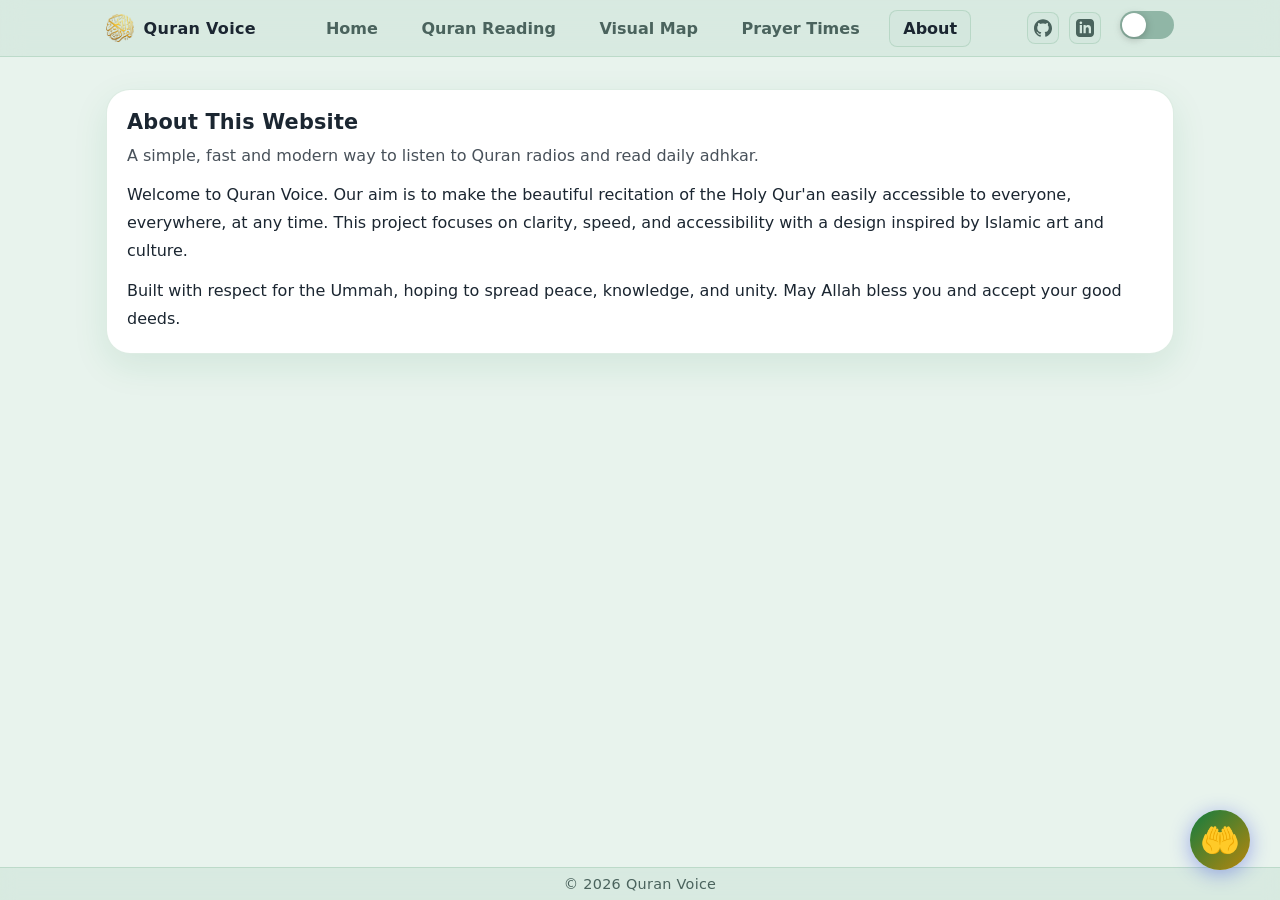
<file: about.html>
<!doctype html>
<html lang="en">
  <head>
    <meta charset="UTF-8" />
    <meta name="viewport" content="width=device-width, initial-scale=1.0" />
    <title>About - Quran Voice</title>
    <meta name="description" content="About the Quran Voice project." />
    <link rel="stylesheet" href="style.css" />
  </head>

  <body>
    <a class="skip-link" href="#main">Skip to content</a>
    <header>
      <div class="container nav">
        <div class="brand">
          <img
            src="assets/logo.png"
            alt="Quran Voice logo"
            width="40"
            height="40"
          />
          <span>Quran Voice</span>
        </div>
        <nav class="nav-links" aria-label="Primary">
          <a href="./index.html">Home</a>
          <a href="./quran.html">Quran Reading</a>
          <a href="./map.html">Visual Map</a>
          <a href="./prayer.html">Prayer Times</a>
          <a href="./about.html" aria-current="page">About</a>
        </nav>
        <div class="nav-tools">
          <div class="social-links">
            <a
              href="https://github.com/Mohammed-Gamal"
              target="_blank"
              rel="noopener"
              class="social-link"
              title="GitHub"
            >
              <svg viewBox="0 0 24 24">
                <path
                  d="M12 .297c-6.63 0-12 5.373-12 12 0 5.303 3.438 9.8 8.205 11.385.6.113.82-.258.82-.577 0-.285-.01-1.04-.015-2.04-3.338.724-4.042-1.61-4.042-1.61C4.422 18.07 3.633 17.7 3.633 17.7c-1.087-.744.084-.729.084-.729 1.205.084 1.838 1.236 1.838 1.236 1.07 1.835 2.809 1.305 3.495.998.108-.776.417-1.305.76-1.605-2.665-.3-5.466-1.332-5.466-5.93 0-1.31.465-2.38 1.235-3.22-.135-.303-.54-1.523.105-3.176 0 0 1.005-.322 3.3 1.23.96-.267 1.98-.399 3-.405 1.02.006 2.04.138 3 .405 2.28-1.552 3.285-1.23 3.285-1.23.645 1.653.24 2.873.12 3.176.765.84 1.23 1.91 1.23 3.22 0 4.61-2.805 5.625-5.475 5.92.43.372.823 1.102.823 2.222 0 1.606-.015 2.896-.015 3.286 0 .315.21.69.825.57C20.565 22.092 24 17.592 24 12.297c0-6.627-5.373-12-12-12"
                />
              </svg>
            </a>
            <a
              href="https://www.linkedin.com/in/mohamed-gamal-74192b1a7/"
              target="_blank"
              rel="noopener"
              class="social-link"
              title="LinkedIn"
            >
              <svg viewBox="0 0 24 24">
                <path
                  d="M19 0h-14c-2.761 0-5 2.239-5 5v14c0 2.761 2.239 5 5 5h14c2.762 0 5-2.238 5-5v-14c0-2.761-2.238-5-5-5zm-11 19h-3v-11h3v11zm-1.5-12.268c-.966 0-1.75-.79-1.75-1.764s.784-1.764 1.75-1.764 1.75.79 1.75 1.764-.783 1.764-1.75 1.764zm13.5 12.268h-3v-5.604c0-3.368-4-3.113-4 0v5.604h-3v-11h3v1.765c1.396-2.586 7-2.777 7 2.476v6.759z"
                />
              </svg>
            </a>
          </div>
          <label class="switch" title="Toggle dark mode">
            <input type="checkbox" id="darkModeToggle" />
            <span class="slider"></span>
          </label>
        </div>
      </div>
    </header>
    <main id="main" class="container">
      <section class="card">
        <h1>About This Website</h1>
        <p class="sub">
          A simple, fast and modern way to listen to Quran radios and read daily
          adhkar.
        </p>
        <p style="line-height: 1.75">
          Welcome to Quran Voice. Our aim is to make the beautiful recitation of
          the Holy Qur'an easily accessible to everyone, everywhere, at any
          time. This project focuses on clarity, speed, and accessibility with a
          design inspired by Islamic art and culture.
        </p>
        <p style="margin-top: 12px; line-height: 1.75">
          Built with respect for the Ummah, hoping to spread peace, knowledge,
          and unity. May Allah bless you and accept your good deeds.
        </p>
      </section>
    </main>
    <footer>
      <p>&copy; <span class="year">2025</span> Quran Voice</p>
    </footer>
    <script type="module">
      import { initThemeToggle } from "./assets/js/theme.js";
      import { initCommon } from "./assets/js/common.js";
      import { initDhikrReminder } from "./assets/js/dhikr-reminder.js";
      initThemeToggle();
      initCommon();
      initDhikrReminder();
    </script>
  </body>
</html>
</file>
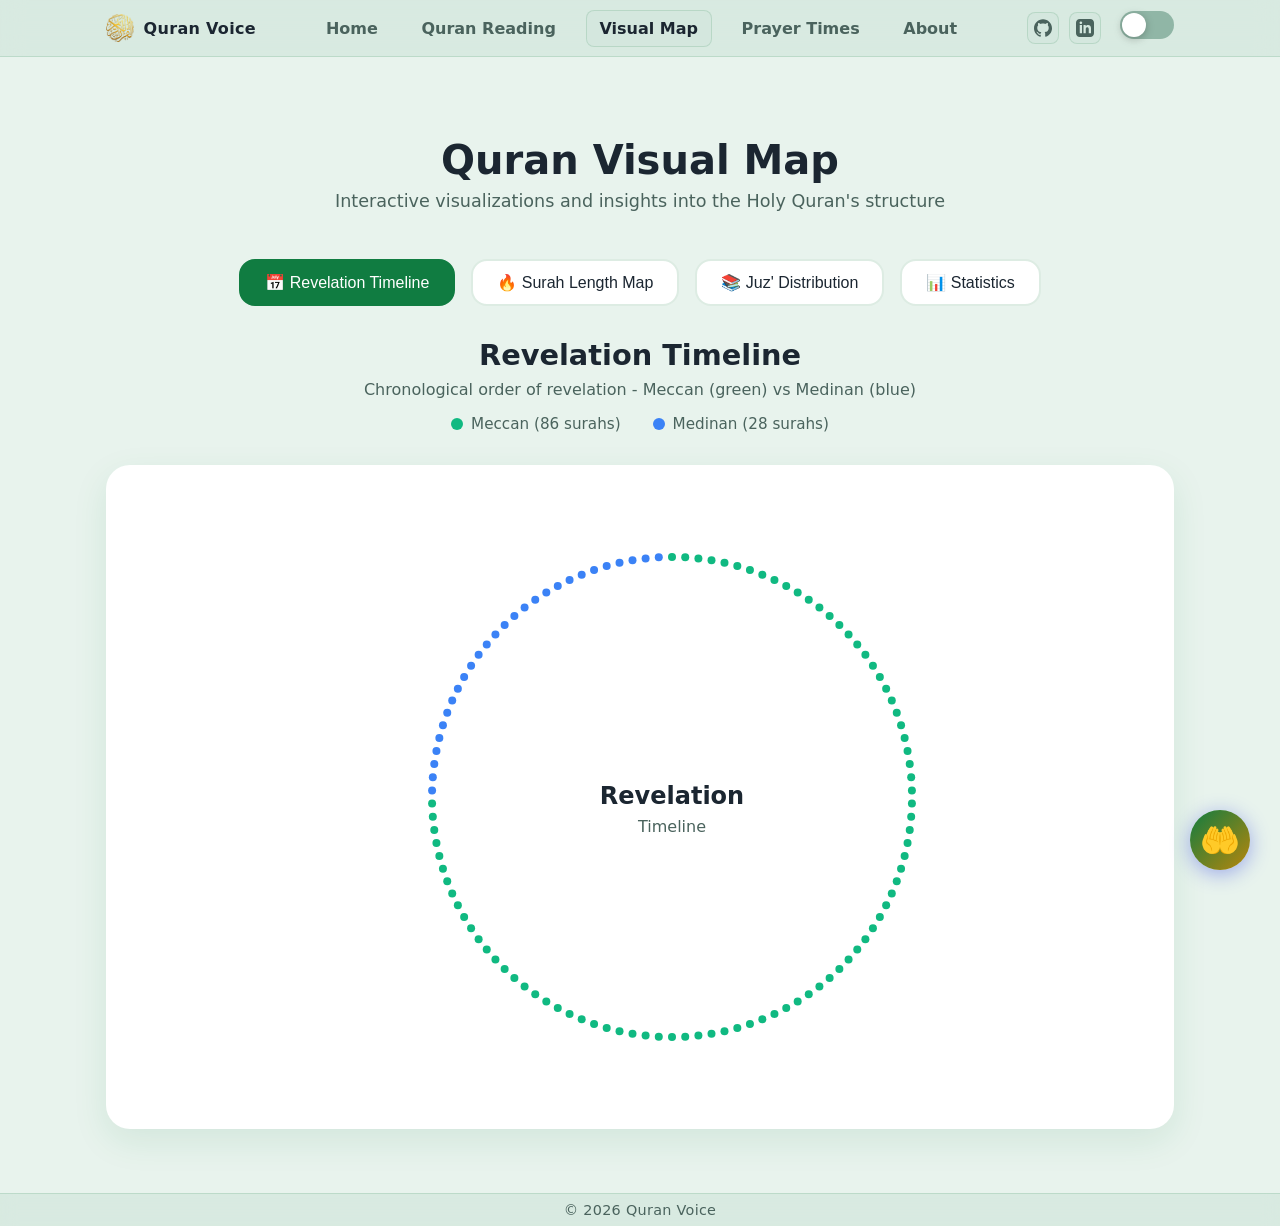
<file: map.html>
<!doctype html>
<html lang="en">
  <head>
    <meta charset="UTF-8" />
    <meta name="viewport" content="width=device-width, initial-scale=1.0" />
    <title>Quran Visual Map - Interactive Insights</title>
    <link rel="preconnect" href="https://fonts.googleapis.com" />
    <link rel="preconnect" href="https://fonts.gstatic.com" crossorigin />
    <link
      href="https://fonts.googleapis.com/css2?family=Amiri:wght@400;700&display=swap"
      rel="stylesheet"
    />
    <link rel="stylesheet" href="style.css" />
  </head>
  <body>
    <!-- Skip to main content for accessibility -->
    <a href="#main" class="skip-link">Skip to main content</a>

    <!-- Header -->
    <header>
      <div class="container nav">
        <div class="brand">
          <img
            src="assets/logo.png"
            alt="Quran Voice logo"
            width="40"
            height="40"
          />
          <span>Quran Voice</span>
        </div>
        <nav class="nav-links" aria-label="Primary">
          <a href="./index.html">Home</a>
          <a href="./quran.html">Quran Reading</a>
          <a href="./map.html" aria-current="page">Visual Map</a>
          <a href="./prayer.html">Prayer Times</a>
          <a href="./about.html">About</a>
        </nav>
        <div class="nav-tools">
          <div class="social-links">
            <a
              href="https://github.com/Mohammed-Gamal"
              target="_blank"
              rel="noopener"
              class="social-link"
              title="GitHub"
            >
              <svg viewBox="0 0 24 24">
                <path
                  d="M12 .297c-6.63 0-12 5.373-12 12 0 5.303 3.438 9.8 8.205 11.385.6.113.82-.258.82-.577 0-.285-.01-1.04-.015-2.04-3.338.724-4.042-1.61-4.042-1.61C4.422 18.07 3.633 17.7 3.633 17.7c-1.087-.744.084-.729.084-.729 1.205.084 1.838 1.236 1.838 1.236 1.07 1.835 2.809 1.305 3.495.998.108-.776.417-1.305.76-1.605-2.665-.3-5.466-1.332-5.466-5.93 0-1.31.465-2.38 1.235-3.22-.135-.303-.54-1.523.105-3.176 0 0 1.005-.322 3.3 1.23.96-.267 1.98-.399 3-.405 1.02.006 2.04.138 3 .405 2.28-1.552 3.285-1.23 3.285-1.23.645 1.653.24 2.873.12 3.176.765.84 1.23 1.91 1.23 3.22 0 4.61-2.805 5.625-5.475 5.92.43.372.823 1.102.823 2.222 0 1.606-.015 2.896-.015 3.286 0 .315.21.69.825.57C20.565 22.092 24 17.592 24 12.297c0-6.627-5.373-12-12-12"
                />
              </svg>
            </a>
            <a
              href="https://www.linkedin.com/in/mohamed-gamal-74192b1a7/"
              target="_blank"
              rel="noopener"
              class="social-link"
              title="LinkedIn"
            >
              <svg viewBox="0 0 24 24">
                <path
                  d="M19 0h-14c-2.761 0-5 2.239-5 5v14c0 2.761 2.239 5 5 5h14c2.762 0 5-2.238 5-5v-14c0-2.761-2.238-5-5-5zm-11 19h-3v-11h3v11zm-1.5-12.268c-.966 0-1.75-.79-1.75-1.764s.784-1.764 1.75-1.764 1.75.79 1.75 1.764-.783 1.764-1.75 1.764zm13.5 12.268h-3v-5.604c0-3.368-4-3.113-4 0v5.604h-3v-11h3v1.765c1.396-2.586 7-2.777 7 2.476v6.759z"
                />
              </svg>
            </a>
          </div>
          <label class="switch" title="Toggle dark mode">
            <input type="checkbox" id="darkModeToggle" />
            <span class="slider"></span>
          </label>
        </div>
      </div>
    </header>

    <!-- Main Content -->
    <main id="main" class="map-page">
      <div class="container">
        <div class="page-header">
          <h2>Quran Visual Map</h2>
          <p>
            Interactive visualizations and insights into the Holy Quran's
            structure
          </p>
        </div>

        <!-- View Selector -->
        <div class="map-controls">
          <button class="map-btn active" data-view="timeline">
            📅 Revelation Timeline
          </button>
          <button class="map-btn" data-view="heatmap">
            🔥 Surah Length Map
          </button>
          <button class="map-btn" data-view="juz">📚 Juz' Distribution</button>
          <button class="map-btn" data-view="stats">📊 Statistics</button>
        </div>

        <!-- Timeline View -->
        <div id="timeline-view" class="map-view active">
          <div class="view-header">
            <h3>Revelation Timeline</h3>
            <p>
              Chronological order of revelation - Meccan (green) vs Medinan
              (blue)
            </p>
          </div>
          <div class="timeline-legend">
            <span class="legend-item"
              ><span class="dot meccan"></span> Meccan (86 surahs)</span
            >
            <span class="legend-item"
              ><span class="dot medinan"></span> Medinan (28 surahs)</span
            >
          </div>
          <div id="timeline-container" class="visualization-container">
            <svg id="timeline-svg"></svg>
          </div>
        </div>

        <!-- Heat Map View -->
        <div id="heatmap-view" class="map-view">
          <div class="view-header">
            <h3>Surah Length Heat Map</h3>
            <p>
              Visual representation of surah sizes - darker colors indicate
              longer surahs
            </p>
          </div>
          <div class="heatmap-legend">
            <span>Short</span>
            <div class="gradient-bar"></div>
            <span>Long</span>
          </div>
          <div id="heatmap-container" class="visualization-container">
            <!-- Grid will be generated here -->
          </div>
        </div>

        <!-- Juz' View -->
        <div id="juz-view" class="map-view">
          <div class="view-header">
            <h3>Juz' (Parts) Distribution</h3>
            <p>30 equal parts of the Quran for systematic reading</p>
          </div>
          <div id="juz-container" class="visualization-container">
            <!-- Juz cards will be generated here -->
          </div>
        </div>

        <!-- Statistics View -->
        <div id="stats-view" class="map-view">
          <div class="view-header">
            <h3>Quran Statistics & Insights</h3>
            <p>Numerical insights into the structure of the Holy Quran</p>
          </div>
          <div class="stats-grid">
            <div class="stat-card">
              <div class="stat-icon">📖</div>
              <div class="stat-value">114</div>
              <div class="stat-label">Total Surahs</div>
            </div>
            <div class="stat-card">
              <div class="stat-icon">✨</div>
              <div class="stat-value">6,236</div>
              <div class="stat-label">Total Ayahs</div>
            </div>
            <div class="stat-card">
              <div class="stat-icon">🕌</div>
              <div class="stat-value">86</div>
              <div class="stat-label">Meccan Surahs</div>
            </div>
            <div class="stat-card">
              <div class="stat-icon">🌆</div>
              <div class="stat-value">28</div>
              <div class="stat-label">Medinan Surahs</div>
            </div>
            <div class="stat-card">
              <div class="stat-icon">📚</div>
              <div class="stat-value">30</div>
              <div class="stat-label">Juz' (Parts)</div>
            </div>
            <div class="stat-card">
              <div class="stat-icon">📄</div>
              <div class="stat-value">604</div>
              <div class="stat-label">Pages (Mushaf)</div>
            </div>
          </div>

          <div class="charts-container">
            <div class="chart-card">
              <h4>Revelation Type Distribution</h4>
              <div id="revelation-chart" class="chart"></div>
            </div>
            <div class="chart-card">
              <h4>Top 10 Longest Surahs</h4>
              <div id="length-chart" class="chart"></div>
            </div>
          </div>
        </div>
      </div>
    </main>

    <!-- Footer -->
    <footer>
      <p>&copy; <span id="year">2025</span> Quran Voice</p>
    </footer>

    <script type="module" src="assets/js/map-page.js"></script>
  </body>
</html>
</file>
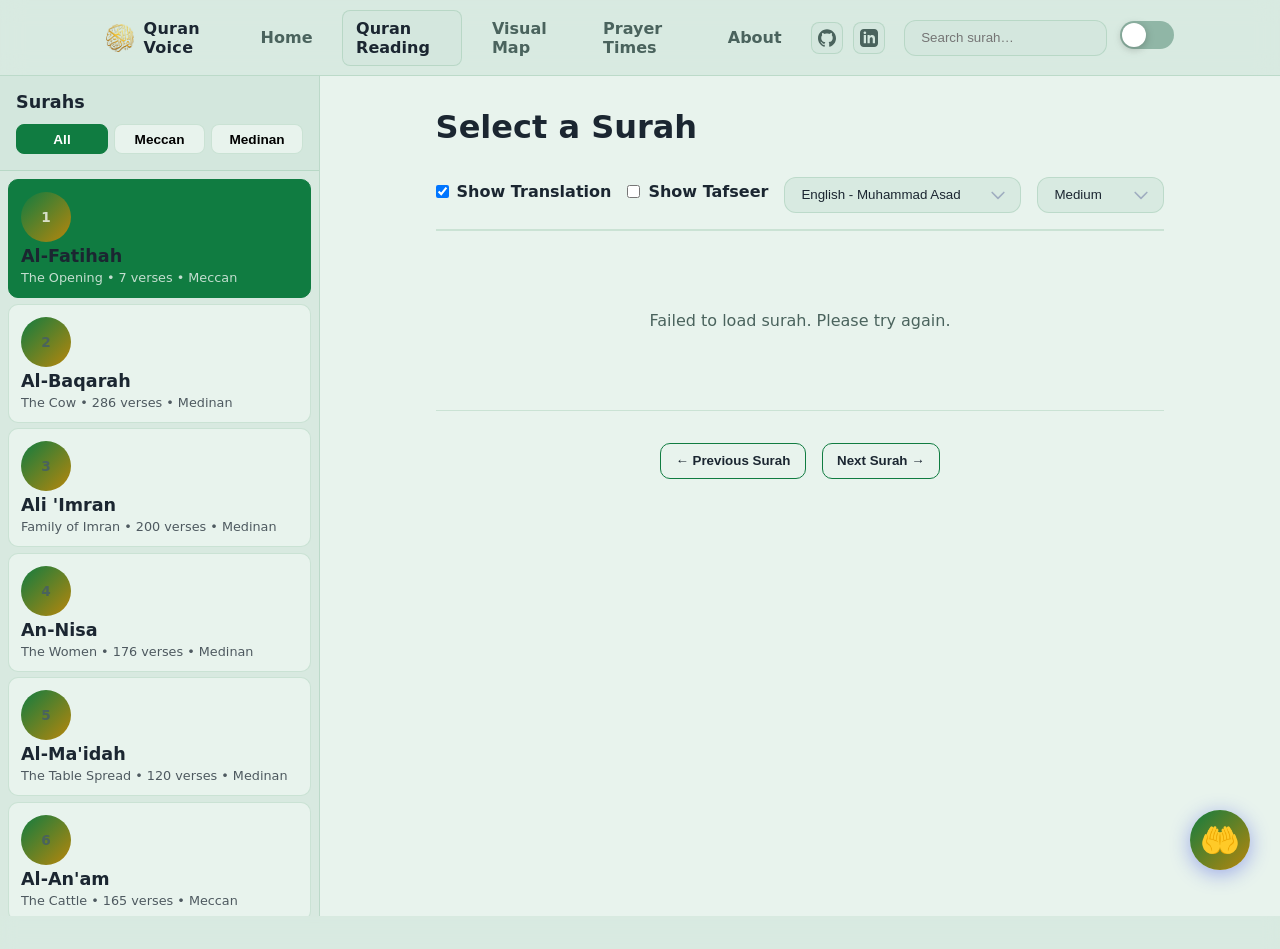
<file: quran.html>
<!doctype html>
<html lang="en" dir="ltr">
  <head>
    <meta charset="utf-8" />
    <meta name="viewport" content="width=device-width, initial-scale=1" />

    <!-- Primary Meta Tags -->
    <title>
      Quran Reading - Complete Holy Quran with Translations | Quran Voice
    </title>
    <meta
      name="title"
      content="Quran Reading - Complete Holy Quran with Translations | Quran Voice"
    />
    <meta
      name="description"
      content="Read the complete Holy Quran online with English translations and tafseer. All 114 Surahs with beautiful Arabic typography and easy navigation."
    />
    <meta
      name="keywords"
      content="Quran reading, Holy Quran, Quran online, Quran translation, Quran English, Quran tafseer, read Quran, Islamic scripture, Quran text, Arabic Quran"
    />

    <!-- Open Graph / Facebook -->
    <meta property="og:type" content="website" />
    <meta property="og:url" content="https://quranvoice.com/quran.html" />
    <meta
      property="og:title"
      content="Quran Reading - Complete Holy Quran with Translations"
    />
    <meta
      property="og:description"
      content="Read the complete Holy Quran online with English translations and tafseer."
    />
    <meta
      property="og:image"
      content="https://quranvoice.com/assets/Logo2.png"
    />

    <!-- Twitter -->
    <meta name="twitter:card" content="summary" />
    <meta name="twitter:title" content="Quran Reading - Complete Holy Quran" />
    <meta
      name="twitter:description"
      content="Read the complete Holy Quran online with English translations and tafseer."
    />

    <!-- Canonical URL -->
    <link rel="canonical" href="https://quranvoice.com/quran.html" />

    <!-- Favicon -->
    <link rel="icon" href="assets/Logo2.png" type="image/png" />

    <link rel="preconnect" href="https://fonts.googleapis.com" />
    <link rel="preconnect" href="https://fonts.gstatic.com" crossorigin />
    <link
      href="https://fonts.googleapis.com/css2?family=Amiri:wght@400;700&display=swap"
      rel="stylesheet"
    />
    <link rel="stylesheet" href="style.css" />
  </head>
  <body>
    <a class="skip-link" href="#main">Skip to content</a>
    <header>
      <div class="container nav">
        <div class="brand">
          <img
            src="assets/logo.png"
            alt="Quran Voice logo"
            width="40"
            height="40"
          />
          <span>Quran Voice</span>
        </div>
        <nav class="nav-links" aria-label="Primary">
          <a href="./index.html">Home</a>
          <a href="./quran.html" aria-current="page">Quran Reading</a>
          <a href="./map.html">Visual Map</a>
          <a href="./prayer.html">Prayer Times</a>
          <a href="./about.html">About</a>
        </nav>
        <div class="nav-tools">
          <div class="social-links">
            <a
              href="https://github.com/Mohammed-Gamal"
              target="_blank"
              rel="noopener"
              class="social-link"
              title="GitHub"
            >
              <svg viewBox="0 0 24 24">
                <path
                  d="M12 .297c-6.63 0-12 5.373-12 12 0 5.303 3.438 9.8 8.205 11.385.6.113.82-.258.82-.577 0-.285-.01-1.04-.015-2.04-3.338.724-4.042-1.61-4.042-1.61C4.422 18.07 3.633 17.7 3.633 17.7c-1.087-.744.084-.729.084-.729 1.205.084 1.838 1.236 1.838 1.236 1.07 1.835 2.809 1.305 3.495.998.108-.776.417-1.305.76-1.605-2.665-.3-5.466-1.332-5.466-5.93 0-1.31.465-2.38 1.235-3.22-.135-.303-.54-1.523.105-3.176 0 0 1.005-.322 3.3 1.23.96-.267 1.98-.399 3-.405 1.02.006 2.04.138 3 .405 2.28-1.552 3.285-1.23 3.285-1.23.645 1.653.24 2.873.12 3.176.765.84 1.23 1.91 1.23 3.22 0 4.61-2.805 5.625-5.475 5.92.43.372.823 1.102.823 2.222 0 1.606-.015 2.896-.015 3.286 0 .315.21.69.825.57C20.565 22.092 24 17.592 24 12.297c0-6.627-5.373-12-12-12"
                />
              </svg>
            </a>
            <a
              href="https://www.linkedin.com/in/mohamed-gamal-74192b1a7/"
              target="_blank"
              rel="noopener"
              class="social-link"
              title="LinkedIn"
            >
              <svg viewBox="0 0 24 24">
                <path
                  d="M19 0h-14c-2.761 0-5 2.239-5 5v14c0 2.761 2.239 5 5 5h14c2.762 0 5-2.238 5-5v-14c0-2.761-2.238-5-5-5zm-11 19h-3v-11h3v11zm-1.5-12.268c-.966 0-1.75-.79-1.75-1.764s.784-1.764 1.75-1.764 1.75.79 1.75 1.764-.783 1.764-1.75 1.764zm13.5 12.268h-3v-5.604c0-3.368-4-3.113-4 0v5.604h-3v-11h3v1.765c1.396-2.586 7-2.777 7 2.476v6.759z"
                />
              </svg>
            </a>
          </div>
          <div class="search">
            <input
              class="input"
              type="text"
              id="searchQuran"
              placeholder="Search surah…"
            />
          </div>
          <label class="switch" title="Toggle dark mode">
            <input type="checkbox" id="darkModeToggle" />
            <span class="slider"></span>
          </label>
        </div>
      </div>
    </header>

    <main id="main" class="quran-page">
      <aside class="surah-list">
        <div class="surah-list-header">
          <h2>Surahs</h2>
          <div class="filter-tabs">
            <button class="active" data-filter="all">All</button>
            <button data-filter="meccan">Meccan</button>
            <button data-filter="medinan">Medinan</button>
          </div>
        </div>
        <div id="surahList" class="surahs"></div>
      </aside>

      <section class="quran-content">
        <div class="content-header">
          <div class="surah-info">
            <h1 id="surahTitle">Select a Surah</h1>
            <p id="surahMeta" class="muted"></p>
          </div>
          <div class="content-controls">
            <label>
              <input type="checkbox" id="showTranslation" checked />
              Show Translation
            </label>
            <label>
              <input type="checkbox" id="showTafseer" />
              Show Tafseer
            </label>
            <select id="translationLang">
              <option value="en.asad">English - Muhammad Asad</option>
              <option value="en.sahih">English - Saheeh International</option>
              <option value="en.pickthall">English - Pickthall</option>
              <option value="en.yusufali">English - Yusuf Ali</option>
              <option value="ur.jalandhry">Urdu - Jalandhry</option>
              <option value="id.indonesian">Indonesian</option>
              <option value="fr.hamidullah">French - Hamidullah</option>
            </select>
            <select id="fontSize">
              <option value="small">Small</option>
              <option value="medium" selected>Medium</option>
              <option value="large">Large</option>
              <option value="xlarge">Extra Large</option>
            </select>
          </div>
        </div>

        <div id="loading" class="loading" style="display: none">
          <div class="spinner"></div>
          <p>Loading Surah...</p>
        </div>
        <div id="ayahContainer" class="ayah-container"></div>

        <div class="pagination">
          <button id="prevSurah" class="btn secondary" disabled>
            ← Previous Surah
          </button>
          <button id="nextSurah" class="btn secondary" disabled>
            Next Surah →
          </button>
        </div>
      </section>
    </main>

    <footer>
      <p>&copy; <span class="year">2025</span> Quran Voice</p>
    </footer>

    <script type="module" src="./assets/js/quran-page.js"></script>
  </body>
</html>
</file>
<file: style.css>
*,
*::before,
*::after { box-sizing: border-box; margin: 0; padding: 0; }

/* Theme variables */
:root {
	/* Dark Theme (Default) - Deep Emerald & Slate */
	--bg: #0a0f14;
	--bg-soft: rgba(16, 23, 30, 0.8);
	--card: rgba(22, 32, 42, 0.7);
	--border: rgba(45, 60, 75, 0.4);
	--text: #f0f4f8;
	--muted: #a0aec0;
	--primary: #4db6ac; /* Muted Sophisticated Teal */
	--primary-hover: #26a69a;
	--primary-contrast: #0a0f14;
	--accent: #ed8936; /* Warm Amber for hints */
	--shadow: 0 10px 40px -10px rgba(0, 0, 0, 0.5);
	--radius: 16px;
	--radius-lg: 24px;
	--container: 1100px;
	--glass: blur(12px);
}

@media (prefers-color-scheme: light) {
  :root { 
    /* Light Theme - Deep Mint & Sand */
	--bg: #E8F3ED; /* Very soft Mint Wash */
	--bg-soft: rgba(210, 230, 220, 0.7); 
	--card: #FFFFFF; 
	--border: rgba(29, 131, 72, 0.15); 
	--text: #1B2631; /* Charcoal Slate */
	--muted: #4A635D; 
	--primary: #107C41; /* Richer Evergreen */
	--primary-hover: #0B5D31;
	--primary-contrast: #ffffff;
	--accent: #B8860B; /* Dark Gold/Brass for contrast */
	--secondary: #90B6A6;
	--shadow: 0 12px 35px rgba(16, 124, 65, 0.1);
  }
}

/* Explicit theme overrides */
[data-theme="dark"] {
    --bg: #0a0f14; --bg-soft: rgba(16, 23, 30, 0.8); --card: rgba(22, 32, 42, 0.7); --border: rgba(45, 60, 75, 0.4); --text: #f0f4f8; --muted: #a0aec0; --primary: #4db6ac; --primary-hover: #26a69a; --primary-contrast: #0a0f14; --accent: #ed8936; --shadow: 0 10px 40px -10px rgba(0, 0, 0, 0.5);
}

[data-theme="light"] {
    --bg: #E8F3ED; 
    --bg-soft: rgba(210, 230, 220, 0.7); 
    --card: #FFFFFF; 
    --border: rgba(29, 131, 72, 0.15); 
    --text: #1B2631; 
    --muted: #4A635D; 
    --primary: #107C41; 
    --primary-hover: #0B5D31;
    --primary-contrast: #ffffff;
    --accent: #B8860B; 
    --secondary: #90B6A6;
    --shadow: 0 12px 35px rgba(16, 124, 65, 0.1);
}

* {
    transition: background-color 0.4s cubic-bezier(0.4, 0, 0.2, 1), 
                color 0.4s cubic-bezier(0.4, 0, 0.2, 1), 
                border-color 0.4s cubic-bezier(0.4, 0, 0.2, 1), 
                box-shadow 0.4s cubic-bezier(0.4, 0, 0.2, 1);
}

/* Specific overrides for glassmorphism to prevent blur lag */
.audio-player, .player-container, header {
    transition: background-color 0.4s cubic-bezier(0.4, 0, 0.2, 1), 
                border-color 0.4s cubic-bezier(0.4, 0, 0.2, 1), 
                backdrop-filter 0.4s cubic-bezier(0.4, 0, 0.2, 1);
}

html { 
    scroll-behavior: smooth;
    transition: background-color 0.4s ease-in-out;
    overflow-x: hidden;
}

body {
    margin: 0;
    min-height: 100vh;
    font-family: 'Cairo', system-ui, -apple-system, sans-serif;
    color: var(--text);
    background: var(--bg);
    display: flex;
    flex-direction: column;
    overflow-x: hidden;
    position: relative;
}

/* Locked viewport mode for Radio tab */
body.radio-mode {
    height: 100vh;
    overflow: hidden;
}

body.radio-mode main {
    display: flex;
    flex-direction: column;
    justify-content: center;
    align-items: center;
    padding: 0 1rem;
    overflow-y: auto; /* Allow internal scrolling if height is too small */
}

body.radio-mode .hero {
    padding: 0.5rem 0;
}

body.radio-mode .main-logo {
    width: 60px;
}

body.radio-mode .hero h1 {
    font-size: 1.5rem;
    margin-bottom: 0.25rem;
}

body.radio-mode .player {
    margin: 0;
    width: 100%;
    max-width: 650px;
}

body.radio-mode .player-container {
    padding: 1rem;
    gap: 1rem;
    border-radius: 0 0 24px 24px;
}

body.radio-mode .reciter-picture {
    width: 70px;
    height: 70px;
}

body.radio-mode .recitation-details {
    margin-bottom: 0.5rem;
}

body.radio-mode .audio-player {
    padding: 1rem;
    gap: 0.75rem;
    border-radius: 24px;
}

body.radio-mode .audio-player .icon {
    width: 44px;
    height: 44px;
    font-size: 16px;
}

main { 
    flex: 1; 
}

main::-webkit-scrollbar { width: 6px; }
main::-webkit-scrollbar-thumb { background-color: var(--border); border-radius: 10px; }

/* Arabic Specific Font */
[lang="ar"], .arabic {
    font-family: 'Amiri', serif;
}

.container { width: 100%; max-width: var(--container); margin: 0 auto; padding: 2rem 1rem; }

/* A11y */
.skip-link { position:absolute; left:-9999px; top:auto; width:1px; height:1px; overflow:hidden; }
.skip-link:focus { position: static; width: auto; height: auto; padding: .5rem .75rem; background: var(--primary); color: var(--primary-contrast); border-radius: 8px; margin: .5rem; }
/* Screen reader only */
.sr-only { position:absolute; width:1px; height:1px; padding:0; margin:-1px; overflow:hidden; clip:rect(0,0,0,0); white-space:nowrap; border:0; }

/* Header */
header {
    background: var(--bg-soft);
    backdrop-filter: var(--glass);
    -webkit-backdrop-filter: var(--glass);
    border-bottom: 1px solid var(--border);
    position: sticky;
    top: 0;
    z-index: 1000;
}
.hijri-date {
    font-size: 0.95rem;
    font-weight: 600;
    color: var(--primary);
    margin-top: 0.75rem;
    display: flex;
    align-items: center;
    justify-content: center;
    gap: 0.5rem;
    transition: all 0.3s ease;
}

.hijri-date span {
    color: var(--text);
}

@media (max-width: 900px) {
    .hijri-date {
        display: none;
    }
}
.nav {
	display: flex; align-items: center; justify-content: space-between; gap: 1rem; padding: .6rem 1rem;
}

.brand { display: flex; align-items: center; gap: .6rem; font-weight: 800; letter-spacing: .3px; }
.brand img { width: 28px; height: 28px; }

.nav-links { display: flex; align-items: center; gap: 1rem; }
.nav-links a { 
    color: var(--muted); 
    text-decoration: none; 
    font-weight: 600; 
    padding: .5rem .8rem; 
    border-radius: 8px; 
    transition: all 0.3s ease; 
    border: 1px solid transparent; /* Reserve space for border */
}
.nav-links a[aria-current="page"], .nav-links a:hover { 
    color: var(--text); 
    background: var(--bg-soft); 
    border-color: var(--border); 
}

.nav-tools { display: flex; align-items: center; gap: .8rem; }

.social-links {
    display: flex;
    align-items: center;
    gap: 0.6rem;
    margin-right: 0.4rem;
}

.social-link {
    display: flex;
    align-items: center;
    justify-content: center;
    width: 32px;
    height: 32px;
    border-radius: 8px;
    color: var(--muted);
    background: var(--bg-soft);
    border: 1px solid var(--border);
    transition: all 0.3s ease;
    text-decoration: none;
}

.social-link:hover {
    color: var(--text);
    border-color: var(--primary);
    transform: translateY(-2px);
    background: var(--card);
}

.social-link svg {
    width: 18px;
    height: 18px;
    fill: currentColor;
}

/* Burger Menu */
.burger-menu {
    display: none;
    flex-direction: column;
    justify-content: space-around;
    width: 2rem;
    height: 1.5rem;
    background: transparent;
    border: none;
    cursor: pointer;
    padding: 0;
    z-index: 10000; /* Above nav-links (9999) */
}

.burger-menu span {
    width: 2rem;
    height: 0.2rem;
    background: var(--text);
    border-radius: 10px;
    transition: all 0.3s cubic-bezier(0.4, 0, 0.2, 1);
    position: relative;
    transform-origin: center;
}

.burger-menu.open span:nth-child(1) { transform: translateY(8px) rotate(45deg); }
.burger-menu.open span:nth-child(2) { opacity: 0; transform: translateX(20px); }
.burger-menu.open span:nth-child(3) { transform: translateY(-8px) rotate(-45deg); }

/* Stylish Inputs and Selects */
.input, select { 
    background: var(--bg-soft); 
    border: 1px solid var(--border); 
    color: var(--text); 
    padding: .6rem 1rem; 
    border-radius: 12px; 
    outline: none; 
    box-shadow: none; 
    transition: all .3s cubic-bezier(0.4, 0, 0.2, 1); 
    appearance: none;
    -webkit-appearance: none;
    font-weight: 500;
}

select {
    padding-right: 2.5rem;
    background-image: url("data:image/svg+xml,%3Csvg xmlns='http://www.w3.org/2000/svg' fill='none' viewBox='0 0 24 24' stroke='%23a0aec0'%3E%3Cpath stroke-linecap='round' stroke-linejoin='round' stroke-width='2' d='M19 9l-7 7-7-7'%3E%3C/path%3E%3C/svg%3E");
    background-repeat: no-repeat;
    background-position: right 0.75rem center;
    background-size: 1.25rem;
    cursor: pointer;
}

.input:focus, select:focus { 
    border-color: var(--primary); 
    box-shadow: 0 0 0 3px rgba(89, 225, 199, 0.15);
    background: var(--card);
}

/* Toggle switch */
.switch { position: relative; display: inline-block; width: 54px; height: 28px; }
.switch input { opacity: 0; width: 0; height: 0; }
.slider { position: absolute; cursor: pointer; inset: 0; background: var(--secondary); border-radius: 999px; transition: .25s ease; }
.slider:before { content: ""; position: absolute; height: 24px; width: 24px; left: 2px; top: 2px; background: white; border-radius: 50%; transition: .25s ease; box-shadow: 0 2px 8px rgba(0,0,0,.25); }
input:checked + .slider { background: var(--primary); }
input:checked + .slider:before { transform: translateX(26px); }
.hero { text-align: center; padding: 2.5rem 1rem 0; position: relative; }

/* Entrance Animations */
@keyframes fadeInUp {
    from { opacity: 0; transform: translateY(30px); }
    to { opacity: 1; transform: translateY(0); }
}

@keyframes slideInLeft {
    from { opacity: 0; transform: translateX(-30px); }
    to { opacity: 1; transform: translateX(0); }
}

@keyframes scaleIn {
    from { opacity: 0; transform: scale(0.8); }
    to { opacity: 1; transform: scale(1); }
}

/* Upcoming Events Widget */
.upcoming-events {
    position: absolute;
    top: 0.5rem;
    left: -11rem;
    text-align: left;
    background: var(--card);
    backdrop-filter: var(--glass);
    -webkit-backdrop-filter: var(--glass);
    padding: 1rem;
    border-radius: 16px;
    border: 1px solid var(--border);
    box-shadow: var(--shadow);
    max-width: 300px;
    z-index: 5;
    animation: fadeInUp 0.8s ease-out 0.2s forwards;
    opacity: 0;
}

.events-close {
    position: absolute;
    top: 0.5rem;
    right: 0.5rem;
    background: transparent;
    border: none;
    color: var(--muted);
    font-size: 1.2rem;
    cursor: pointer;
    line-height: 1;
    padding: 2px 6px;
    border-radius: 4px;
    transition: all 0.2s;
}

.events-close:hover {
    background: var(--bg-soft);
    color: var(--text);
}

.upcoming-events h3 {
    font-size: 0.85rem;
    margin-bottom: 0.75rem;
    color: var(--primary);
    text-transform: uppercase;
    letter-spacing: 0.5px;
    display: flex;
    align-items: center;
    gap: 0.5rem;
}

.event-list {
    display: flex;
    flex-direction: column;
    gap: 0.6rem;
}

.event-item {
    display: flex;
    flex-direction: column;
    gap: 0.1rem;
}

.event-name {
    font-size: 0.85rem;
    font-weight: 700;
    color: var(--text);
}

.event-date {
    font-size: 0.75rem;
    color: var(--muted);
}

@media (max-width: 1050px) {
    .upcoming-events {
        position: static;
        max-width: 100%;
        margin: 0 auto 2rem;
        text-align: center;
    }
    .upcoming-events h3 {
        justify-content: center;
    }
    .event-list {
        flex-direction: row;
        flex-wrap: wrap;
        justify-content: center;
        gap: 1rem;
    }
    .event-item {
        background: var(--bg-soft);
        padding: 0.5rem 0.8rem;
        border-radius: 10px;
        min-width: 140px;
    }
}

@media (max-width: 600px) {
    .event-list {
        flex-direction: column;
    }
    .event-item {
        min-width: 0;
    }
}

.main-logo { 
    width: 120px; 
    height: auto; 
    transition: transform 0.5s cubic-bezier(0.175, 0.885, 0.32, 1.275); 
    filter: drop-shadow(0 0 25px var(--primary));
    animation: scaleIn 0.8s ease-out forwards;
    opacity: 0;
}
.tagline { 
    margin-top: 1rem; 
    color: var(--muted); 
    animation: fadeInUp 0.8s ease-out 0.1s forwards;
    opacity: 0;
}

/* Player */
.player { 
    width: 100%; 
    max-width: 860px; 
    margin: 1.5rem auto; 
    animation: fadeInUp 0.8s ease-out 0.3s forwards;
    opacity: 0;
}

/* Immersive/Zen Mode Styles */
body.immersive-mode {
    overflow: hidden !important;
    height: 100vh !important;
}

body.immersive-mode header,
body.immersive-mode .upcoming-events,
body.immersive-mode .tagline,
body.immersive-mode .tabs,
body.immersive-mode #reciterSelect,
body.immersive-mode [data-radios-status],
body.immersive-mode footer,
body.immersive-mode .azkar {
    opacity: 0 !important;
    pointer-events: none !important;
    transform: translateY(-20px);
}

body.immersive-mode .hero {
    display: none !important;
}

.radio-status-name {
    font-size: 1.25rem;
    font-weight: 700;
    color: var(--primary);
    margin-top: 1rem;
    margin-bottom: 0.5rem;
    text-align: center;
    display: none;
    letter-spacing: 0.5px;
}

body.immersive-mode .radio-status-name {
    display: block !important;
    opacity: 1 !important;
    animation: fadeInUp 0.5s ease-out forwards;
}

body.immersive-mode main {
    display: flex;
    flex-direction: column;
    justify-content: flex-start;
    align-items: center;
    min-height: 85vh;
    padding-top: 0;
    margin-top: -6rem;
}

body.immersive-mode .player {
    display: flex;
    flex-direction: column;
    align-items: center;
    justify-content: center;
    margin: 0;
    width: 100%;
}

body.immersive-mode .reciter-picture {
    width: 180px;
    height: 180px;
    border-radius: 50%;
    border: 3px solid var(--primary);
    box-shadow: 0 0 40px rgba(0, 121, 107, 0.4);
    margin-top: 0;
    margin-bottom: 2rem;
    transform: scale(1);
    transition: all 0.5s cubic-bezier(0.175, 0.885, 0.32, 1.275);
}

body.immersive-mode .visualizer-container {
    margin: 2rem 0;
}

body.immersive-mode .player-container {
    background: transparent;
    border: none;
    box-shadow: none;
    backdrop-filter: none;
    padding: 0;
    width: 100%;
    display: flex;
    flex-direction: column;
    align-items: center;
}

body.immersive-mode .audio-player {
    background: rgba(255, 255, 255, 0.03);
    border: 1px solid rgba(255, 255, 255, 0.1);
    margin: 2rem 0 0 0;
    padding: 1.5rem 2.5rem;
    max-width: 600px;
}

.immersive-toggle {
    position: fixed;
    bottom: 2rem;
    left: 2rem;
    background: var(--card);
    border: 1px solid var(--border);
    backdrop-filter: var(--glass);
    color: var(--text);
    width: 50px;
    height: 50px;
    border-radius: 50%;
    cursor: pointer;
    display: flex;
    align-items: center;
    justify-content: center;
    z-index: 1000;
    box-shadow: var(--shadow);
    transition: all 0.3s ease;
}

.immersive-toggle:hover {
    transform: scale(1.1);
    background: var(--primary);
    color: white;
}

.immersive-toggle svg {
    width: 24px;
    height: 24px;
    fill: currentColor;
}

.tabs { 
    display: flex; 
    gap: 0; 
    position: relative;
    z-index: 1;
    transition: all 0.5s ease;
}
.tabs button { 
    background: var(--bg-soft); 
    color: var(--muted); 
    border: 1px solid var(--border); 
    border-bottom: none; 
    padding: .8rem 1.5rem; 
    cursor: pointer; 
    font-weight: 700; 
    border-radius: 16px 16px 0 0; 
    transition: all 0.3s cubic-bezier(0.4, 0, 0.2, 1); 
    flex: 1;
    display: flex;
    align-items: center;
    justify-content: center;
    gap: 0.5rem;
    position: relative;
    bottom: -1px; /* Overlap the container border */
}

.tabs button:hover { 
    color: var(--text); 
    background: var(--card);
}

.tabs button.active { 
    background: var(--card); 
    color: var(--primary); 
    border-top: 3px solid var(--primary);
    border-bottom: 1px solid var(--card); /* Match card bg to hide border below */
}

/* Tab content */
.tab-content { display: none; width: 100%; }
.tab-content.active { display: flex; flex-direction: column; align-items: center; gap: 1rem; }

.player-container { 
    padding: 2rem; 
    border: 1px solid var(--border); 
    border-radius: 0 0 var(--radius-lg) var(--radius-lg); 
    background: var(--card); 
    backdrop-filter: var(--glass);
    -webkit-backdrop-filter: var(--glass);
    box-shadow: var(--shadow); 
    display: flex; 
    flex-direction: column; 
    align-items: center; 
    gap: 1.5rem; 
    width: 100%;
}

.radios { width: 100%; max-width: 520px; }

.radios select { 
    width: 100%; 
    font-size: 1.1rem; 
    padding: 0.8rem 1.2rem;
    border-radius: 14px;
    text-align: center;
    direction: lcl; 
}

.reciter-picture { 
    width: 80px; 
    height: 80px; 
    border-radius: 50%; 
    object-fit: cover; 
    border: 3px solid var(--accent); 
    box-shadow: 0 4px 12px rgba(0,0,0,0.2);
    transition: transform 0.3s ease;
}

.reciter-picture:hover {
    transform: scale(1.05) rotate(5deg);
}
.azkar { font-size: 1.05rem; color: var(--muted); text-align: center; margin-top: .5rem; }

audio { width: 100%; max-width: 560px; }

/* Buttons */
.btn { background: var(--primary); color: var(--primary-contrast); border: none; padding: .6rem .9rem; border-radius: 10px; font-weight: 700; cursor: pointer; transition: transform .05s ease, filter .2s ease; }
.btn:hover { filter: brightness(1.05); }
.btn:active { transform: translateY(1px); }
.btn.secondary { background: transparent; color: var(--text); border: 1px solid var(--primary); }

/* Custom audio player */
.audio-player { 
    display: flex;
    flex-wrap: wrap;
    align-items: center; 
    justify-content: center;
    gap: 1.5rem; 
    width: 100%; 
    max-width: 850px; 
    padding: 1.5rem; 
    border: 1px solid var(--border); 
    background: var(--card); 
    backdrop-filter: var(--glass);
    -webkit-backdrop-filter: var(--glass);
    border-radius: var(--radius-lg); 
    box-shadow: var(--shadow);
    margin: 2rem auto;
    transition: all 0.3s ease;
}

.audio-player .time-display { 
    min-width: 60px; 
    display: inline-flex; 
    justify-content: center;
    align-items: center; 
    font-variant-numeric: tabular-nums; 
    font-weight: 600;
    color: var(--muted);
}

.audio-player .seek, .audio-player .volume { 
    appearance: none; 
    height: 6px; 
    background: rgba(127,143,255,.1); 
    border-radius: 999px; 
    outline: none; 
    border: none;
    cursor: pointer;
    position: relative;
    overflow: hidden;
}

.visualizer-container {
    width: 100%;
    height: 30px;
    display: flex;
    align-items: flex-end;
    justify-content: center;
    gap: 3px;
    margin-top: 1rem;
    pointer-events: none;
}

.v-bar {
    width: 4px;
    background: var(--primary);
    border-radius: 2px 2px 0 0;
    transition: height 0.1s ease;
    min-height: 2px;
}

.audio-player .seek { 
    flex: 1;
    min-width: 150px;
}

.audio-player .volume { width: 80px; }

/* Show volume control on large screens */
@media (min-width: 971px) {
    .audio-player .volume {
        display: block !important;
        width: 100px;
    }
}

@media (max-width: 768px) {
    .audio-player {
        padding: 1rem;
        gap: 0.75rem;
    }

    .audio-player .seek {
        order: 10;
        width: 100%;
        min-width: 100%;
        margin-top: 0.5rem;
    }

    .audio-player .volume, .audio-player .rate {
        display: none;
    }
}
}

/* Range styling */
input[type="range"].seek::-webkit-slider-thumb, input[type="range"].volume::-webkit-slider-thumb { -webkit-appearance: none; width: 14px; height: 14px; background: var(--primary); border-radius: 50%; box-shadow: 0 1px 3px rgba(0,0,0,.35); }
input[type="range"].seek::-moz-range-thumb, input[type="range"].volume::-moz-range-thumb { width: 14px; height: 14px; background: var(--primary); border: none; border-radius: 50%; }

@media (max-width: 768px) {
    .nav {
        flex-direction: row; 
        padding: 0.8rem 1rem;
        align-items: center;
        justify-content: space-between;
    }
    
    .burger-menu {
        display: flex;
        order: 3;
    }

    .nav-tools {
        order: 2;
        gap: 0.5rem;
    }

    .social-links {
        margin-right: 0;
    }
    
    .social-link {
        width: 30px;
        height: 30px;
    }

    .social-link svg {
        width: 16px;
        height: 16px;
    }

    .nav-links {
        display: flex; 
        position: fixed;
        top: 0;
        right: 0;
        height: 100vh;
        width: 280px;
        background: var(--bg-soft);
        backdrop-filter: blur(20px);
        -webkit-backdrop-filter: blur(20px);
        flex-direction: column;
        justify-content: flex-start;
        padding-top: 5rem;
        align-items: center;
        gap: 0.5rem;
        z-index: 9999;
        box-shadow: -10px 0 30px rgba(0,0,0,0.5);
        transition: transform 0.4s cubic-bezier(0.16, 1, 0.3, 1);
        transform: translateX(101%);
        border-left: 1px solid var(--border);
        visibility: hidden;
    }

    .nav-links.open {
        transform: translateX(0);
        visibility: visible;
    }

    .nav-links a {
        font-size: 1.1rem;
        width: 90%;
        padding: 1.2rem;
        text-align: center;
        border-bottom: 1px solid var(--border);
        border-radius: 12px;
        margin-bottom: 0.25rem;
        background: var(--bg-soft);
        color: var(--text);
    }

    .nav-links.open a {
        opacity: 1;
    }

    .nav-links a:last-child {
        border-bottom: none;
    }

    .nav-links a[aria-current="page"] {
        background: var(--primary);
        color: white;
        border-color: var(--primary);
    }
    }

    .hero {
        padding: 2rem 1rem 0;
    }

    .main-logo {
        width: 100px;
    }

    .player-container {
        padding: 1.25rem 1rem;
        border-radius: 0 0 24px 24px;
        gap: 1rem;
    }

    .reciter-picture {
        width: 80px;
        height: 80px;
    }

    .audio-player {
        padding: 1rem;
        gap: 0.75rem;
        flex-wrap: wrap;
        justify-content: center;
    }

    .audio-player .seek {
        order: 10;
        width: 100%;
        min-width: 100%;
        margin-top: 0.5rem;
    }

    .audio-player .volume, .audio-player .rate {
        display: none;
    }

    .audio-player .icon {
        width: 44px;
        height: 44px;
        font-size: 16px;
    }

    body.radio-mode {
        height: auto;
        overflow: visible;
    }
    
    body.radio-mode main {
        height: auto;
        justify-content: flex-start;
        overflow: visible;
    }
}

@media (max-width: 480px) {
    .main-logo {
        width: 80px;
    }
    .hero p {
        font-size: 0.85rem;
        margin-bottom: 0.5rem;
        line-height: 1.4;
    }
    .hero h1 {
        font-size: 1.5rem;
    }
    .player-container {
        padding: 0.75rem 0.5rem;
        border-radius: 0 0 24px 24px;
    }
    .recitation-details {
        margin-bottom: 0.5rem;
    }
    .reciter-picture {
        width: 70px;
        height: 70px;
    }
    .audio-player {
        padding: 0.5rem;
        gap: 0.5rem;
    }
    .audio-player .icon {
        width: 40px;
        height: 40px;
        font-size: 14px;
    }
    .audio-player .controls {
        gap: 0.75rem;
    }
}

/* Footer */
footer { 
    text-align: center; 
    padding: 0.5rem 1rem; 
    border-top: 1px solid var(--border); 
    background: var(--bg-soft);
    margin-top: auto;
    position: relative;
    backdrop-filter: blur(8px);
}

footer p {
    margin: 0;
    font-size: 0.9rem;
    color: var(--muted);
    letter-spacing: 0.02em;
}

footer a {
    color: var(--primary);
    text-decoration: none;
    font-weight: 600;
    transition: color 0.3s ease;
}

footer a:hover {
    color: var(--primary-hover);
    text-decoration: underline;
}

/* Prayer page cards (moved from inline CSS) */
.card-container { padding: 3rem 1rem; max-width: 920px; margin: 0 auto; }
.card { padding: 1.25rem; background: var(--card); border: 1px solid var(--border); border-radius: var(--radius-lg); box-shadow: var(--shadow); }
.card h1 { font-size: 1.3rem; margin: 0 0 12px; letter-spacing: .2px; }
.sub { margin: 0 0 16px; opacity: .8; }

.row { display: grid; grid-template-columns: repeat(2, minmax(0,1fr)); gap: 12px; }
.row > div { background: var(--bg-soft); border: 1px solid var(--border); padding: 12px 14px; border-radius: var(--radius); }
label { display: block; font-weight: 600; margin-bottom: 6px; }
small { opacity: .8; }

.grid { display: grid; grid-template-columns: repeat(3, minmax(0,1fr)); gap: 12px; margin-top: 12px; }
.time { background: var(--bg-soft); border: 1px solid var(--border); border-radius: var(--radius); padding: 14px; }
.time h3 { margin: 0 0 6px; font-size: .95rem; }
.muted { opacity: .75; }
.footer-note { margin-top: 10px; opacity: .85; font-size: .9rem; }

@media (max-width: 720px) {
  .grid { grid-template-columns: repeat(2, minmax(0,1fr)); }
  .row { grid-template-columns: 1fr; }
  .player { margin: 1rem auto; }
}

/* Quran Reading Page */
.quran-page { display: grid; grid-template-columns: 320px 1fr; gap: 0; padding: 0; max-width: 100%; }

.surah-list { background: var(--bg-soft); border-right: 1px solid var(--border); height: calc(100vh - 60px); overflow-y: auto; position: sticky; top: 60px; }
.surah-list-header { padding: 1rem; border-bottom: 1px solid var(--border); position: sticky; top: 0; background: var(--bg-soft); z-index: 5; }
.surah-list-header h2 { margin: 0 0 .75rem; font-size: 1.1rem; }
.filter-tabs { display: flex; gap: .35rem; }
.filter-tabs button { flex: 1; background: var(--bg); border: 1px solid var(--border); padding: .4rem .5rem; border-radius: 8px; font-size: .85rem; cursor: pointer; transition: .2s ease; font-weight: 600; }
.filter-tabs button.active, .filter-tabs button:hover { background: var(--primary); color: var(--primary-contrast); border-color: var(--primary); }

.surahs { padding: .5rem; }
.surah-item { padding: .75rem; margin-bottom: .35rem; border: 1px solid var(--border); border-radius: 10px; cursor: pointer; transition: .2s ease; background: var(--bg); }
.surah-item:hover { background: var(--card); border-color: var(--primary); }
.surah-item.active { background: var(--primary); color: var(--primary-contrast); border-color: var(--primary); }
.surah-item .surah-number { font-weight: 700; color: var(--muted); font-size: .85rem; }
.surah-item.active .surah-number { color: rgba(255,255,255,.75); }
.surah-item .surah-name { font-weight: 600; margin: .25rem 0; }
.surah-item .surah-detail { font-size: .8rem; opacity: .75; }

.quran-content { padding: 2rem; max-width: 1100px; margin: 0 auto; min-height: calc(100vh - 120px); }
.content-header { margin-bottom: 2rem; padding-bottom: 1rem; border-bottom: 2px solid var(--border); }
.surah-info h1 { margin: 0 0 .5rem; font-size: 2rem; }
.surah-info .muted { margin: 0; font-size: .95rem; }
.content-controls { display: flex; gap: 1rem; align-items: center; margin-top: 1rem; flex-wrap: wrap; }
.content-controls label { display: flex; align-items: center; gap: .5rem; cursor: pointer; }

.loading { text-align: center; padding: 4rem 2rem; color: var(--muted); }
.spinner { width: 50px; height: 50px; border: 4px solid var(--border); border-top: 4px solid var(--primary); border-radius: 50%; animation: spin 1s linear infinite; margin: 0 auto 1rem; }
@keyframes spin { 0% { transform: rotate(0deg); } 100% { transform: rotate(360deg); } }

.ayah-container { display: flex; flex-direction: column; gap: 1.5rem; }
.ayah { padding: 1.5rem; background: var(--card); border: 1px solid var(--border); border-radius: 14px; transition: .2s ease; }
.ayah:hover { border-color: var(--primary); box-shadow: 0 4px 20px rgba(43,59,224,.12); }
.ayah-header { display: flex; justify-content: space-between; align-items: center; margin-bottom: 1rem; padding-bottom: .75rem; border-bottom: 1px solid var(--border); }
.ayah-number { font-weight: 700; color: var(--primary); font-size: .95rem; background: rgba(43,59,224,.1); padding: .35rem .75rem; border-radius: 8px; }
.ayah-arabic { font-size: 1.9rem; line-height: 2.6; text-align: right; direction: rtl; font-family: 'Amiri', 'Scheherazade New', 'Traditional Arabic', serif; margin-bottom: 1rem; color: var(--text); font-weight: 400; }
.ayah-translation { color: var(--muted); line-height: 1.8; font-size: 1.05rem; padding-top: .5rem; }
.ayah-translation.hidden { display: none; }
.ayah-tafseer { background: var(--bg-soft); border-left: 3px solid var(--accent); padding: 1rem; margin-top: 1rem; border-radius: 8px; color: var(--muted); line-height: 1.75; font-size: .95rem; }
.ayah-tafseer.hidden { display: none; }
.ayah-tafseer-title { font-weight: 700; color: var(--text); margin-bottom: .5rem; font-size: .9rem; display: flex; align-items: center; gap: .5rem; }
.ayah-tafseer-title::before { content: "📖"; }

.ayah-container.size-small .ayah-arabic { font-size: 1.5rem; line-height: 2.3; }
.ayah-container.size-medium .ayah-arabic { font-size: 1.9rem; line-height: 2.6; }
.ayah-container.size-large .ayah-arabic { font-size: 2.4rem; line-height: 3; }
.ayah-container.size-xlarge .ayah-arabic { font-size: 2.9rem; line-height: 3.5; }

.bismillah { text-align: center; font-size: 2.5rem; font-family: 'Amiri', serif; color: var(--text); margin: 2rem 0; padding: 1.5rem; background: var(--card); border: 1px solid var(--border); border-radius: 14px; direction: rtl; }

.pagination { display: flex; gap: 1rem; justify-content: center; margin: 2rem 0; padding-top: 2rem; border-top: 1px solid var(--border); }

/* ========== Visual Map Page ========== */
.map-page .page-header { text-align: center; margin: 3rem 0; }
.map-page .page-header h2 { font-size: 2.5rem; margin-bottom: .5rem; }
.map-page .page-header p { color: var(--muted); font-size: 1.1rem; }

.map-controls { display: flex; gap: 1rem; justify-content: center; flex-wrap: wrap; margin: 2rem 0; }
.map-btn { background: var(--card); color: var(--text); border: 2px solid var(--border); padding: .75rem 1.5rem; border-radius: var(--radius); font-size: 1rem; font-weight: 500; cursor: pointer; transition: all .2s; }
.map-btn:hover { border-color: var(--primary); transform: translateY(-2px); }
.map-btn.active { background: var(--primary); color: var(--primary-contrast); border-color: var(--primary); }

.map-view { display: none; animation: fadeIn .4s; }
.map-view.active { display: block; }

.view-header { text-align: center; margin: 2rem 0 1rem; }
.view-header h3 { font-size: 1.8rem; margin-bottom: .5rem; }
.view-header p { color: var(--muted); }

/* Timeline View */
.timeline-legend { display: flex; gap: 2rem; justify-content: center; margin: 1rem 0; }
.legend-item { display: flex; align-items: center; gap: .5rem; font-size: .95rem; color: var(--muted); }
.legend-item .dot { width: 12px; height: 12px; border-radius: 50%; }
.legend-item .dot.meccan { background: #10b981; }
.legend-item .dot.medinan { background: #3b82f6; }

.visualization-container { background: var(--card); border-radius: var(--radius-lg); padding: 2rem; min-height: 400px; margin: 2rem 0; box-shadow: var(--shadow); }

#timeline-svg { display: block; margin: 0 auto; }
.timeline-dot { cursor: pointer; transition: r .2s; }
.timeline-dot:hover { r: 8; }

/* Heat Map View */
.heatmap-legend { display: flex; align-items: center; justify-content: center; gap: 1rem; margin: 1rem 0; color: var(--muted); font-size: .9rem; }
.gradient-bar { width: 200px; height: 20px; background: linear-gradient(to right, hsl(200, 70%, 60%), hsl(160, 70%, 50%), hsl(120, 70%, 40%)); border-radius: 4px; }

#heatmap-container { display: grid; grid-template-columns: repeat(auto-fill, minmax(60px, 1fr)); gap: 8px; padding: 2rem; }
.heatmap-cell { aspect-ratio: 1; display: flex; align-items: center; justify-content: center; border-radius: 8px; font-size: .85rem; font-weight: 600; color: white; cursor: pointer; transition: all .2s; box-shadow: 0 2px 8px rgba(0,0,0,.1); }
.heatmap-cell:hover { transform: scale(1.1); box-shadow: 0 4px 12px rgba(0,0,0,.2); z-index: 1; }

/* Juz View */
#juz-container { display: grid; grid-template-columns: repeat(auto-fill, minmax(280px, 1fr)); gap: 1.5rem; padding: 2rem; }
.juz-card { background: var(--bg-soft); border: 2px solid var(--border); border-radius: var(--radius); padding: 1.5rem; transition: all .2s; }
.juz-card:hover { border-color: var(--accent); transform: translateY(-4px); box-shadow: var(--shadow); }
.juz-number { font-size: 1.5rem; font-weight: 700; color: var(--primary); margin-bottom: 1rem; }
.juz-info { display: flex; gap: 1.5rem; margin-bottom: 1rem; padding-bottom: 1rem; border-bottom: 1px solid var(--border); }
.juz-stat { display: flex; flex-direction: column; gap: .25rem; }
.juz-stat .label { font-size: .85rem; color: var(--muted); }
.juz-stat .value { font-size: 1.25rem; font-weight: 600; color: var(--accent); }
.juz-surahs { display: flex; flex-wrap: wrap; gap: .5rem; }
.juz-surah { background: var(--card); padding: .4rem .7rem; border-radius: 6px; font-size: .85rem; font-weight: 500; border: 1px solid var(--border); cursor: pointer; transition: all .2s; }
.juz-surah:hover { background: var(--primary); color: var(--primary-contrast); border-color: var(--primary); }

/* Statistics View */
.stats-grid { display: grid; grid-template-columns: repeat(auto-fit, minmax(200px, 1fr)); gap: 1.5rem; margin: 2rem 0; }
.stat-card { background: var(--card); border-radius: var(--radius); padding: 2rem; text-align: center; box-shadow: var(--shadow); transition: all .2s; }
.stat-card:hover { transform: translateY(-4px); box-shadow: 0 12px 35px rgba(0,0,0,.15); }
.stat-icon { font-size: 2.5rem; margin-bottom: .5rem; }
.stat-value { font-size: 2.5rem; font-weight: 700; color: var(--primary); margin: .5rem 0; }
.stat-label { font-size: 1rem; color: var(--muted); font-weight: 500; }

.charts-container { display: grid; grid-template-columns: repeat(auto-fit, minmax(400px, 1fr)); gap: 2rem; margin: 3rem 0; }
.chart-card { background: var(--card); border-radius: var(--radius-lg); padding: 2rem; box-shadow: var(--shadow); }
.chart-card h4 { margin-bottom: 1.5rem; font-size: 1.25rem; color: var(--text); }

.bar-chart { display: flex; flex-direction: column; gap: 1rem; }
.bar-item { display: grid; grid-template-columns: 120px 1fr 120px; gap: 1rem; align-items: center; }
.bar-label { font-size: .9rem; font-weight: 500; color: var(--text); }
.bar-bg { background: var(--bg-soft); height: 32px; border-radius: 6px; overflow: hidden; position: relative; }
.bar-fill { height: 100%; border-radius: 6px; transition: width .6s ease; }
.bar-fill.meccan { background: linear-gradient(to right, #10b981, #059669); }
.bar-fill.medinan { background: linear-gradient(to right, #3b82f6, #2563eb); }
.bar-fill.length { background: linear-gradient(to right, var(--primary), var(--accent)); }
.bar-value { font-size: .85rem; font-weight: 600; color: var(--muted); text-align: right; }

@keyframes fadeIn { from { opacity: 0; transform: translateY(10px); } to { opacity: 1; transform: translateY(0); } }

@media (max-width: 920px) {
  .quran-page { grid-template-columns: 1fr; }
  .surah-list { position: relative; height: auto; max-height: 350px; top: 0; border-right: none; border-bottom: 1px solid var(--border); }
  .quran-content { padding: 1.5rem 1rem; }
  .content-controls { flex-direction: column; align-items: stretch; gap: .75rem; }
  .content-controls > * { width: 100%; }
  .content-controls select { padding: .6rem; }
  .ayah { padding: 1rem; }
  .bismillah { font-size: 2rem; padding: 1rem; }
  
  /* Map page responsive */
  .map-controls { gap: .75rem; }
  .map-btn { padding: .6rem 1rem; font-size: .9rem; }
  .map-page .page-header h2 { font-size: 2rem; }
  #heatmap-container { grid-template-columns: repeat(auto-fill, minmax(50px, 1fr)); gap: 6px; }
  #juz-container { grid-template-columns: 1fr; }
  .charts-container { grid-template-columns: 1fr; }
  .bar-item { grid-template-columns: 100px 1fr 100px; gap: .5rem; font-size: .85rem; }
}

/* ========== Dhikr Reminder System ========== */
.dhikr-notification {
  position: fixed;
  top: 80px;
  right: 20px;
  max-width: 450px;
  width: calc(100% - 40px);
  max-height: calc(100vh - 120px);
  background: var(--card);
  border: 2px solid var(--primary);
  border-radius: var(--radius-lg);
  box-shadow: 0 20px 60px rgba(0, 0, 0, 0.4);
  z-index: 10000;
  transform: translateX(500px);
  opacity: 0;
  transition: all 0.4s cubic-bezier(0.68, -0.55, 0.265, 1.55);
  overflow-y: auto;
  scrollbar-width: thin;
  scrollbar-color: var(--primary) transparent;
}

.dhikr-notification::-webkit-scrollbar {
  width: 6px;
}

.dhikr-notification::-webkit-scrollbar-thumb {
  background-color: var(--primary);
  border-radius: 10px;
}

.dhikr-notification.show {
  transform: translateX(0);
  opacity: 1;
}

.dhikr-notification-content {
  padding: 2rem;
  position: relative;
}

.dhikr-close {
  position: absolute;
  top: 1rem;
  right: 1rem;
  background: transparent;
  border: none;
  font-size: 2rem;
  color: var(--muted);
  cursor: pointer;
  transition: all 0.2s;
  line-height: 1;
  padding: 0;
  width: 32px;
  height: 32px;
  display: flex;
  align-items: center;
  justify-content: center;
  border-radius: 8px;
}

.dhikr-close:hover {
  background: var(--bg-soft);
  color: var(--text);
  transform: rotate(90deg);
}

.dhikr-icon {
  font-size: 3rem;
  text-align: center;
  margin-bottom: 1rem;
  animation: pulse 2s infinite;
}

@keyframes pulse {
  0%, 100% { transform: scale(1); }
  50% { transform: scale(1.1); }
}

.dhikr-title {
  text-align: center;
  margin-bottom: 1.5rem;
  color: var(--primary);
  font-size: 1.5rem;
  font-weight: 700;
}

.dhikr-arabic {
  font-family: 'Amiri', serif;
  font-size: 1.8rem;
  text-align: center;
  color: var(--text);
  margin-bottom: 0.5rem;
  line-height: 1.6;
  font-weight: 700;
  direction: rtl;
}

.dhikr-transliteration {
  font-size: 0.95rem;
  text-align: center;
  color: var(--muted);
  margin-bottom: 0.5rem;
  font-style: italic;
}

.dhikr-translation {
  font-size: 1rem;
  text-align: center;
  color: var(--text);
  margin-bottom: 1rem;
  line-height: 1.5;
  font-weight: 500;
}

.dhikr-benefit {
  background: var(--bg-soft);
  padding: 0.75rem;
  border-radius: var(--radius);
  font-size: 0.9rem;
  color: var(--text);
  margin-bottom: 1rem;
  line-height: 1.6;
  border-left: 3px solid var(--accent);
}

.dhikr-hadith {
  background: var(--bg-soft);
  padding: 0.75rem;
  border-radius: var(--radius);
  font-size: 0.85rem;
  color: var(--muted);
  margin-bottom: 0.75rem;
  line-height: 1.5;
  border-left: 3px solid var(--primary);
  font-style: italic;
}

.dhikr-counter {
  text-align: center;
  margin-bottom: 1rem;
  padding: 0.6rem;
  background: linear-gradient(135deg, var(--primary), var(--accent));
  border-radius: var(--radius);
  color: white;
}

.counter-label {
  font-size: 0.9rem;
  opacity: 0.9;
  margin-right: 0.5rem;
}

.counter-value {
  font-size: 1.25rem;
  font-weight: 700;
}

.dhikr-actions {
  display: flex;
  gap: 0.75rem;
  justify-content: center;
}

.dhikr-btn {
  padding: 0.75rem 1.5rem;
  border-radius: var(--radius);
  font-size: 0.95rem;
  font-weight: 600;
  cursor: pointer;
  border: none;
  transition: all 0.2s;
  flex: 1;
}

.dhikr-btn-primary {
  background: var(--primary);
  color: var(--primary-contrast);
}

.dhikr-btn-primary:hover {
  background: var(--accent);
  transform: translateY(-2px);
  box-shadow: 0 4px 12px rgba(43, 59, 224, 0.3);
}

.dhikr-btn-primary:disabled {
  opacity: 0.6;
  cursor: not-allowed;
  transform: none;
}

.dhikr-btn-secondary {
  background: var(--bg-soft);
  color: var(--text);
  border: 2px solid var(--border);
}

.dhikr-btn-secondary:hover {
  border-color: var(--primary);
  background: var(--card);
}

/* Floating Settings Button */
.dhikr-settings-btn {
  position: fixed;
  bottom: 30px;
  right: 30px;
  width: 60px;
  height: 60px;
  border-radius: 50%;
  background: linear-gradient(135deg, var(--primary), var(--accent));
  border: none;
  font-size: 2rem;
  cursor: pointer;
  box-shadow: 0 4px 20px rgba(43, 59, 224, 0.4);
  z-index: 9999;
  transition: all 0.3s;
  display: flex;
  align-items: center;
  justify-content: center;
}

.dhikr-settings-btn:hover {
  transform: scale(1.1) rotate(10deg);
  box-shadow: 0 6px 30px rgba(43, 59, 224, 0.6);
}

.dhikr-settings-btn:active {
  transform: scale(0.95);
}

/* Settings Panel */
.dhikr-settings-panel {
  position: fixed;
  bottom: 100px;
  right: 30px;
  width: 350px;
  background: var(--card);
  border: 2px solid var(--border);
  border-radius: var(--radius-lg);
  box-shadow: var(--shadow);
  z-index: 9998;
  transform: translateY(20px) scale(0.9);
  opacity: 0;
  pointer-events: none;
  transition: all 0.3s cubic-bezier(0.68, -0.55, 0.265, 1.55);
}

.dhikr-settings-panel.show {
  transform: translateY(0) scale(1);
  opacity: 1;
  pointer-events: all;
}

.dhikr-settings-content {
  padding: 1.5rem;
}

.dhikr-settings-content h3 {
  margin-bottom: 1.5rem;
  color: var(--primary);
  font-size: 1.25rem;
  text-align: center;
}

.setting-item {
  margin-bottom: 1.25rem;
}

.setting-label {
  display: flex;
  align-items: center;
  gap: 0.75rem;
  cursor: pointer;
  font-size: 0.95rem;
  color: var(--text);
}

.setting-label input[type="checkbox"] {
  width: 20px;
  height: 20px;
  cursor: pointer;
  accent-color: var(--primary);
}

.setting-label span {
  flex: 1;
}

.setting-select {
  width: 100%;
  padding: 0.75rem;
  border-radius: var(--radius);
  background: var(--bg-soft);
  border: 2px solid var(--border);
  color: var(--text);
  font-size: 0.95rem;
  margin-top: 0.5rem;
  cursor: pointer;
  transition: all 0.2s;
}

.setting-select:focus {
  outline: none;
  border-color: var(--primary);
}

/* ========== Quran Recitations ========== */
.recitations {
  display: flex;
  flex-direction: column;
  gap: 1.5rem;
  width: 100%;
  max-width: 1200px;
}

.reciter-selector {
  background: var(--card);
  border-radius: var(--radius);
  padding: 1.5rem;
  box-shadow: 0 2px 8px rgba(0, 0, 0, 0.1);
  width: 100%;
}

.reciter-label {
  display: flex;
  align-items: center;
  gap: 0.5rem;
  font-size: 1rem;
  font-weight: 600;
  color: var(--text);
  margin-bottom: 0.75rem;
}

.label-icon {
  font-size: 1.5rem;
}

.reciter-dropdown {
  width: 100%;
  padding: 0.75rem 1rem;
  border-radius: var(--radius);
  background: var(--bg-soft);
  border: 2px solid var(--border);
  color: var(--text);
  font-size: 1rem;
  cursor: pointer;
  transition: all 0.2s;
  font-weight: 500;
}

.reciter-dropdown:hover {
  border-color: var(--primary);
}

.reciter-dropdown:focus {
  outline: none;
  border-color: var(--primary);
  box-shadow: 0 0 0 3px rgba(43, 59, 224, 0.1);
}

.reciter-info {
  margin-top: 1rem;
  padding-top: 1rem;
  border-top: 1px solid var(--border);
  display: flex;
  justify-content: space-between;
  align-items: center;
}

.reciter-arabic {
  font-family: 'Amiri', serif;
  font-size: 1.3rem;
  color: var(--primary);
  font-weight: 700;
  direction: rtl;
}

.reciter-style {
  font-size: 0.9rem;
  color: var(--muted);
  background: var(--bg-soft);
  padding: 0.4rem 0.8rem;
  border-radius: 6px;
  font-weight: 500;
}

.surah-controls {
  display: flex;
  gap: 1rem;
  flex-wrap: wrap;
  align-items: center;
  width: 100%;
}

.surah-search {
  flex: 1;
  min-width: 250px;
  padding: 0.75rem 1rem;
  border-radius: var(--radius);
  background: var(--bg-soft);
  border: 2px solid var(--border);
  color: var(--text);
  font-size: 1rem;
  transition: all 0.2s;
}

.surah-search:focus {
  outline: none;
  border-color: var(--primary);
  box-shadow: 0 0 0 3px rgba(43, 59, 224, 0.1);
}

.surah-filters {
  display: flex;
  gap: 0.5rem;
}

.filter-btn {
  padding: 0.6rem 1.2rem;
  border-radius: var(--radius);
  background: var(--bg-soft);
  border: 2px solid var(--border);
  color: var(--text);
  font-size: 0.9rem;
  font-weight: 500;
  cursor: pointer;
  transition: all 0.2s;
}

.filter-btn:hover {
  border-color: var(--primary);
  transform: translateY(-1px);
}

.filter-btn.active {
  background: var(--primary);
  color: var(--primary-contrast);
  border-color: var(--primary);
}

.surah-list-container {
  background: var(--card);
  border-radius: var(--radius);
  padding: 1.5rem;
  box-shadow: 0 2px 8px rgba(0, 0, 0, 0.1);
  width: 100%;
}

.surah-grid {
  display: grid;
  grid-template-columns: repeat(auto-fill, minmax(320px, 1fr));
  gap: 1rem;
}

.surah-card {
  background: var(--bg-soft);
  border: 2px solid var(--border);
  border-radius: var(--radius);
  padding: 1.25rem;
  display: grid;
  grid-template-columns: 50px 1fr 50px;
  gap: 1rem;
  align-items: center;
  cursor: pointer;
  transition: all 0.2s;
  position: relative;
  overflow: hidden;
}

.surah-card::before {
  content: '';
  position: absolute;
  top: 0;
  left: 0;
  width: 4px;
  height: 100%;
  background: var(--primary);
  transform: scaleY(0);
  transition: transform 0.3s;
}

.surah-card:hover {
  border-color: var(--primary);
  transform: translateY(-2px);
  box-shadow: 0 4px 12px rgba(0, 0, 0, 0.15);
}

.surah-card:hover::before {
  transform: scaleY(1);
}

.surah-card.playing {
  border-color: var(--accent);
  background: linear-gradient(135deg, var(--bg-soft) 0%, rgba(89, 225, 199, 0.1) 100%);
  box-shadow: 0 4px 20px rgba(89, 225, 199, 0.3);
}

.surah-card.playing::before {
  transform: scaleY(1);
  background: var(--accent);
}

.surah-card.loading {
  opacity: 0.7;
  pointer-events: none;
}

.surah-number {
  width: 50px;
  height: 50px;
  border-radius: 50%;
  background: linear-gradient(135deg, var(--primary), var(--accent));
  color: white;
  display: flex;
  align-items: center;
  justify-content: center;
  font-size: 1.2rem;
  font-weight: 700;
  flex-shrink: 0;
}

.surah-info {
  display: flex;
  flex-direction: column;
  gap: 0.4rem;
  overflow: hidden;
}

.surah-name {
  font-size: 1.1rem;
  font-weight: 600;
  color: var(--text);
}

.surah-arabic {
  font-family: 'Amiri', serif;
  font-size: 1.3rem;
  color: var(--primary);
  font-weight: 700;
  direction: rtl;
}

.surah-meta {
  display: flex;
  gap: 0.75rem;
  font-size: 0.85rem;
  flex-wrap: wrap;
}

.surah-type {
  padding: 0.25rem 0.6rem;
  border-radius: 4px;
  font-weight: 500;
}

.surah-type.meccan {
  background: rgba(16, 185, 129, 0.2);
  color: #10b981;
}

.surah-type.medinan {
  background: rgba(59, 130, 246, 0.2);
  color: #3b82f6;
}

.surah-ayahs {
  color: var(--muted);
  font-weight: 500;
}

.play-surah-btn {
  width: 50px;
  height: 50px;
  border-radius: 50%;
  background: var(--primary);
  border: none;
  color: white;
  font-size: 1.5rem;
  cursor: pointer;
  transition: all 0.2s;
  display: flex;
  align-items: center;
  justify-content: center;
  flex-shrink: 0;
}

.play-surah-btn:hover {
  background: var(--accent);
  transform: scale(1.1);
  box-shadow: 0 4px 12px rgba(43, 59, 224, 0.4);
}

.play-surah-btn:active {
  transform: scale(0.95);
}

.play-surah-btn:disabled {
  opacity: 0.6;
  cursor: not-allowed;
  transform: none;
}

.play-icon {
  display: inline-block;
  line-height: 1;
}

@keyframes pulse-playing {
  0%, 100% { opacity: 1; }
  50% { opacity: 0.6; }
}

.surah-card.playing .play-icon {
  animation: pulse-playing 1.5s infinite;
}


.setting-actions {
  display: flex;
  gap: 0.75rem;
  margin-top: 1.5rem;
}

.setting-actions .dhikr-btn {
  flex: 1;
  padding: 0.75rem;
}

/* Responsive */
@media (max-width: 768px) {
  .dhikr-notification {
    top: 70px;
    right: 10px;
    left: 10px;
    max-width: none;
    width: calc(100% - 20px);
    max-height: calc(100vh - 90px);
  }
  
  .dhikr-notification-content {
    padding: 1.5rem;
  }
  
  .dhikr-arabic {
    font-size: 1.5rem;
  }
  
  .dhikr-actions {
    flex-direction: column;
  }
  
  .dhikr-settings-btn {
    bottom: 20px;
    right: 20px;
    width: 50px;
    height: 50px;
    font-size: 1.5rem;
  }
  
  .dhikr-settings-panel {
    bottom: 80px;
    right: 10px;
    left: 10px;
    width: calc(100% - 20px);
  }
  
  /* Recitations responsive */
  .surah-grid {
    grid-template-columns: 1fr;
  }
  
  .surah-controls {
    flex-direction: column;
    align-items: stretch;
  }
  
  .surah-search {
    min-width: 100%;
  }
  
  .surah-filters {
    flex-wrap: wrap;
  }
  
  .filter-btn {
    flex: 1;
  }
}
</file>
